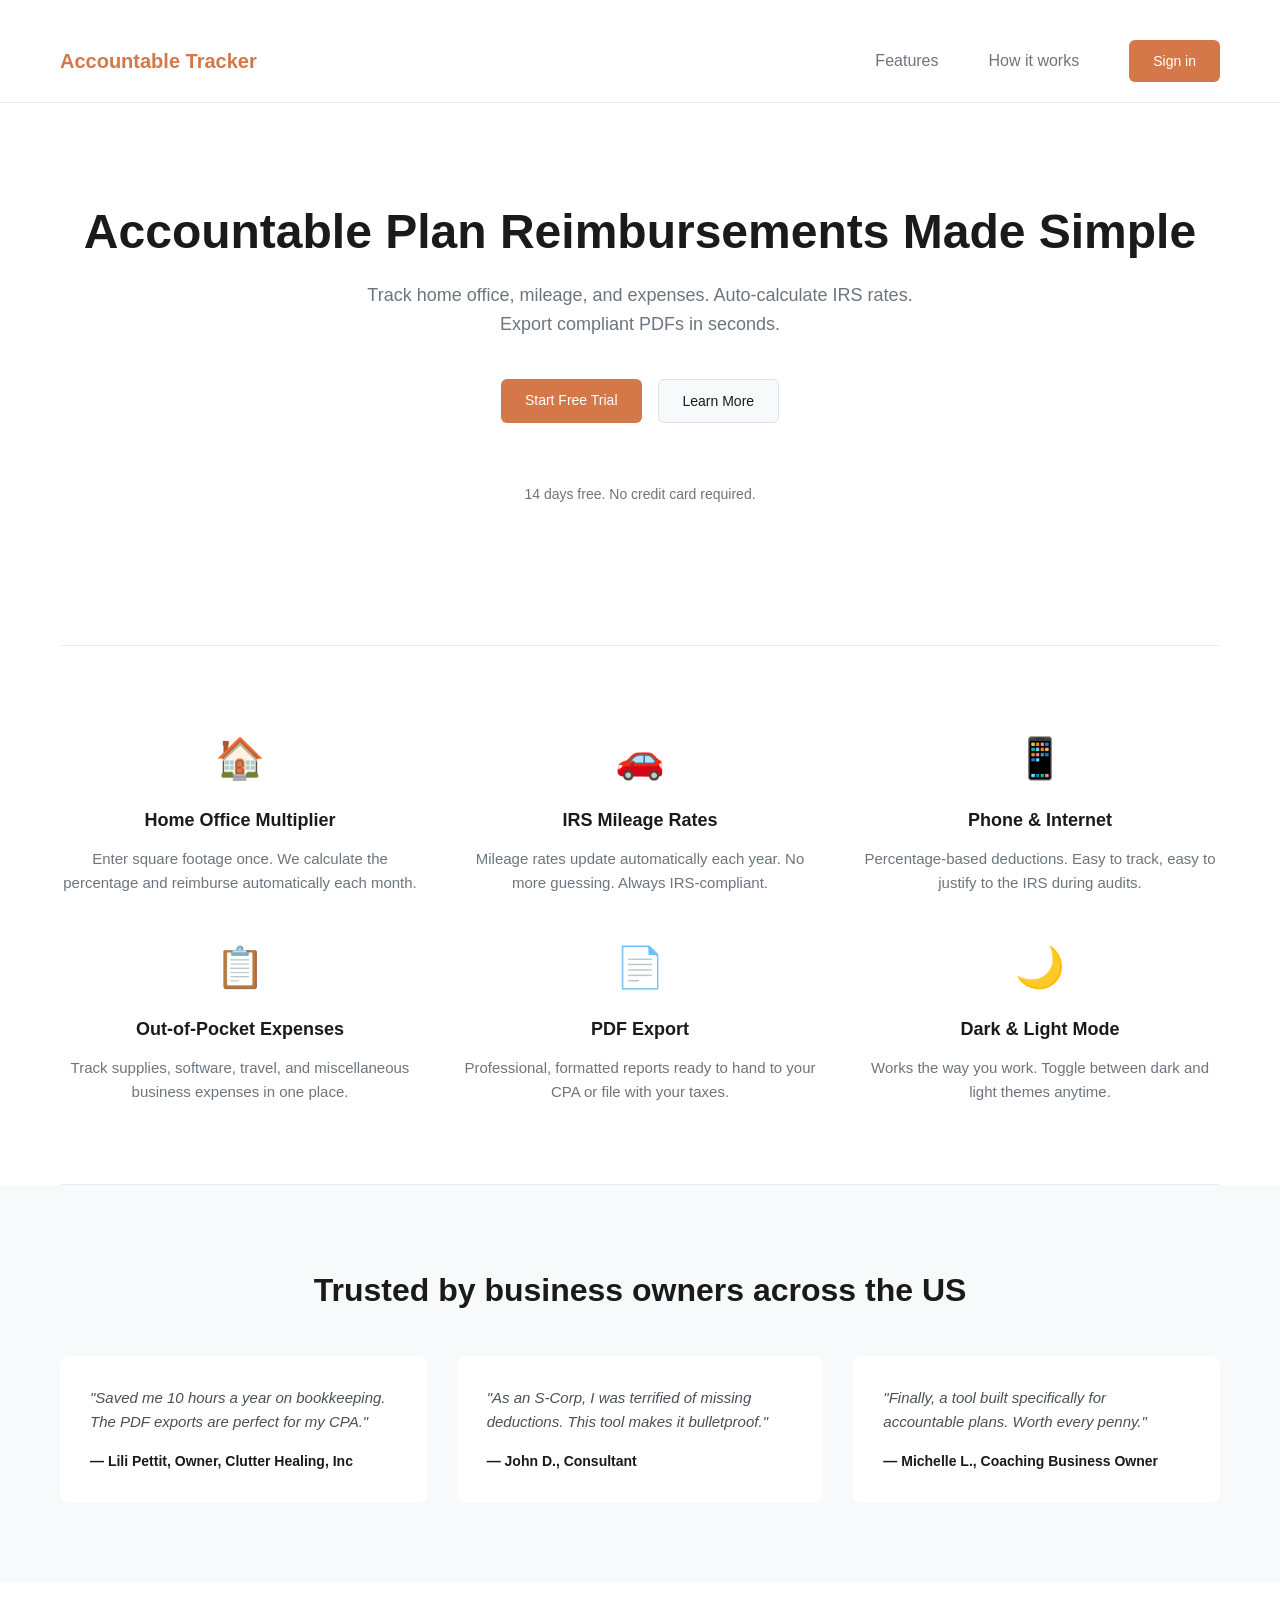
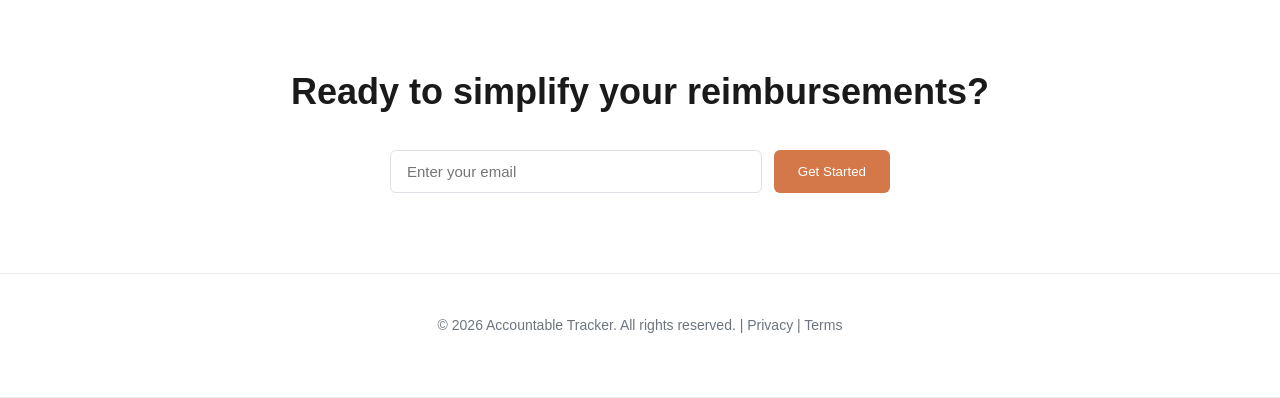
<file: index.html>
<!DOCTYPE html>
<html lang="en">
<head>
    <meta charset="UTF-8">
    <meta name="viewport" content="width=device-width, initial-scale=1.0">
    <title>Accountable Tracker — Reimbursement Tracking Made Simple</title>
    <style>
        * {
            margin: 0;
            padding: 0;
            box-sizing: border-box;
        }
        
        body {
            font-family: -apple-system, BlinkMacSystemFont, "Segoe UI", Roboto, "Helvetica Neue", Arial, sans-serif;
            background: #ffffff;
            color: #1a1a1a;
            line-height: 1.6;
        }
        
        header {
            padding: 20px 0;
            border-bottom: 1px solid #e9ecef;
            position: sticky;
            top: 0;
            background: white;
            z-index: 100;
        }
        
        .container {
            max-width: 1200px;
            margin: 0 auto;
            padding: 0 20px;
        }
        
        nav {
            display: flex;
            justify-content: space-between;
            align-items: center;
        }
        
        .logo {
            font-size: 20px;
            font-weight: 600;
            color: #d4784a;
        }
        
        nav a {
            color: #6c757d;
            text-decoration: none;
            margin-left: 30px;
            transition: color 0.2s;
        }
        
        nav a:hover {
            color: #d4784a;
        }
        
        .cta-button {
            display: inline-block;
            padding: 10px 24px;
            background: #d4784a;
            color: white;
            border-radius: 6px;
            text-decoration: none;
            font-size: 14px;
            font-weight: 500;
            transition: background 0.2s;
        }
        
        .cta-button:hover {
            background: #bf6a3e;
        }
        
        .cta-button-secondary {
            background: #f8f9fa;
            color: #1a1a1a;
            border: 1px solid #dee2e6;
        }
        
        .cta-button-secondary:hover {
            background: #e9ecef;
        }
        
        .hero {
            padding: 100px 0;
            text-align: center;
        }
        
        h1 {
            font-size: 48px;
            font-weight: 600;
            margin-bottom: 20px;
            color: #1a1a1a;
            line-height: 1.2;
        }
        
        .hero p {
            font-size: 18px;
            color: #6c757d;
            margin-bottom: 40px;
            max-width: 600px;
            margin-left: auto;
            margin-right: auto;
        }
        
        .hero-cta {
            display: flex;
            gap: 16px;
            justify-content: center;
            margin-bottom: 60px;
        }
        
        .features {
            display: grid;
            grid-template-columns: repeat(auto-fit, minmax(300px, 1fr));
            gap: 40px;
            padding: 80px 0;
            border-top: 1px solid #e9ecef;
            border-bottom: 1px solid #e9ecef;
        }
        
        .feature {
            text-align: center;
        }
        
        .feature-icon {
            font-size: 40px;
            margin-bottom: 16px;
        }
        
        .feature h3 {
            font-size: 18px;
            font-weight: 600;
            margin-bottom: 12px;
            color: #1a1a1a;
        }
        
        .feature p {
            color: #6c757d;
            font-size: 15px;
        }
        
        .social-proof {
            padding: 80px 0;
            text-align: center;
            background: #f8f9fa;
        }
        
        .social-proof h2 {
            font-size: 32px;
            font-weight: 600;
            margin-bottom: 40px;
            color: #1a1a1a;
        }
        
        .testimonials {
            display: grid;
            grid-template-columns: repeat(auto-fit, minmax(280px, 1fr));
            gap: 30px;
        }
        
        .testimonial {
            background: white;
            padding: 30px;
            border-radius: 8px;
            text-align: left;
        }
        
        .testimonial-quote {
            font-style: italic;
            color: #495057;
            margin-bottom: 16px;
            font-size: 15px;
        }
        
        .testimonial-author {
            font-weight: 600;
            color: #1a1a1a;
            font-size: 14px;
        }
        
        .cta-section {
            padding: 80px 0;
            text-align: center;
        }
        
        .cta-section h2 {
            font-size: 36px;
            font-weight: 600;
            margin-bottom: 30px;
            color: #1a1a1a;
        }
        
        .signup-form {
            max-width: 500px;
            margin: 0 auto;
            display: flex;
            gap: 12px;
        }
        
        .signup-form input {
            flex: 1;
            padding: 12px 16px;
            border: 1px solid #dee2e6;
            border-radius: 6px;
            font-size: 15px;
        }
        
        .signup-form input:focus {
            outline: none;
            border-color: #d4784a;
            box-shadow: 0 0 0 3px rgba(212, 120, 74, 0.1);
        }
        
        .signup-form button {
            padding: 12px 24px;
            background: #d4784a;
            color: white;
            border: none;
            border-radius: 6px;
            font-weight: 500;
            cursor: pointer;
            transition: background 0.2s;
        }
        
        .signup-form button:hover {
            background: #bf6a3e;
        }
        
        footer {
            padding: 40px 0;
            border-top: 1px solid #e9ecef;
            text-align: center;
            color: #6c757d;
            font-size: 14px;
        }
        
        .success-message {
            display: none;
            background: #d4f1d4;
            color: #2d7a4f;
            padding: 12px 16px;
            border-radius: 6px;
            margin-top: 12px;
            font-size: 14px;
        }
        
        .success-message.show {
            display: block;
        }
    </style>
</head>
<body>
    <header>
        <div class="cont
cd ~/accountable-tracker-landing

# Create the HTML file directly
cat > index.html << 'EOF'
<!DOCTYPE html>
<html lang="en">
<head>
    <meta charset="UTF-8">
    <meta name="viewport" content="width=device-width, initial-scale=1.0">
    <title>Accountable Tracker — Reimbursement Tracking Made Simple</title>
    <style>
        * {
            margin: 0;
            padding: 0;
            box-sizing: border-box;
        }
        
        body {
            font-family: -apple-system, BlinkMacSystemFont, "Segoe UI", Roboto, "Helvetica Neue", Arial, sans-serif;
            background: #ffffff;
            color: #1a1a1a;
            line-height: 1.6;
        }
        
        header {
            padding: 20px 0;
            border-bottom: 1px solid #e9ecef;
            position: sticky;
            top: 0;
            background: white;
            z-index: 100;
        }
        
        .container {
            max-width: 1200px;
            margin: 0 auto;
            padding: 0 20px;
        }
        
        nav {
            display: flex;
            justify-content: space-between;
            align-items: center;
        }
        
        .logo {
            font-size: 20px;
            font-weight: 600;
            color: #d4784a;
        }
        
        nav a {
            color: #6c757d;
            text-decoration: none;
            margin-left: 30px;
            transition: color 0.2s;
        }
        
        nav a:hover {
            color: #d4784a;
        }
        
        .cta-button {
            display: inline-block;
            padding: 10px 24px;
            background: #d4784a;
            color: white;
            border-radius: 6px;
            text-decoration: none;
            font-size: 14px;
            font-weight: 500;
            transition: background 0.2s;
        }
        
        .cta-button:hover {
            background: #bf6a3e;
        }
        
        .cta-button-secondary {
            background: #f8f9fa;
            color: #1a1a1a;
            border: 1px solid #dee2e6;
        }
        
        .cta-button-secondary:hover {
            background: #e9ecef;
        }
        
        .hero {
            padding: 100px 0;
            text-align: center;
        }
        
        h1 {
            font-size: 48px;
            font-weight: 600;
            margin-bottom: 20px;
            color: #1a1a1a;
            line-height: 1.2;
        }
        
        .hero p {
            font-size: 18px;
            color: #6c757d;
            margin-bottom: 40px;
            max-width: 600px;
            margin-left: auto;
            margin-right: auto;
        }
        
        .hero-cta {
            display: flex;
            gap: 16px;
            justify-content: center;
            margin-bottom: 60px;
        }
        
        .features {
            display: grid;
            grid-template-columns: repeat(auto-fit, minmax(300px, 1fr));
            gap: 40px;
            padding: 80px 0;
            border-top: 1px solid #e9ecef;
            border-bottom: 1px solid #e9ecef;
        }
        
        .feature {
            text-align: center;
        }
        
        .feature-icon {
            font-size: 40px;
            margin-bottom: 16px;
        }
        
        .feature h3 {
            font-size: 18px;
            font-weight: 600;
            margin-bottom: 12px;
            color: #1a1a1a;
        }
        
        .feature p {
            color: #6c757d;
            font-size: 15px;
        }
        
        .social-proof {
            padding: 80px 0;
            text-align: center;
            background: #f8f9fa;
        }
        
        .social-proof h2 {
            font-size: 32px;
            font-weight: 600;
            margin-bottom: 40px;
            color: #1a1a1a;
        }
        
        .testimonials {
            display: grid;
            grid-template-columns: repeat(auto-fit, minmax(280px, 1fr));
            gap: 30px;
        }
        
        .testimonial {
            background: white;
            padding: 30px;
            border-radius: 8px;
            text-align: left;
        }
        
        .testimonial-quote {
            font-style: italic;
            color: #495057;
            margin-bottom: 16px;
            font-size: 15px;
        }
        
        .testimonial-author {
            font-weight: 600;
            color: #1a1a1a;
            font-size: 14px;
        }
        
        .cta-section {
            padding: 80px 0;
            text-align: center;
        }
        
        .cta-section h2 {
            font-size: 36px;
            font-weight: 600;
            margin-bottom: 30px;
            color: #1a1a1a;
        }
        
        .signup-form {
            max-width: 500px;
            margin: 0 auto;
            display: flex;
            gap: 12px;
        }
        
        .signup-form input {
            flex: 1;
            padding: 12px 16px;
            border: 1px solid #dee2e6;
            border-radius: 6px;
            font-size: 15px;
        }
        
        .signup-form input:focus {
            outline: none;
            border-color: #d4784a;
            box-shadow: 0 0 0 3px rgba(212, 120, 74, 0.1);
        }
        
        .signup-form button {
            padding: 12px 24px;
            background: #d4784a;
            color: white;
            border: none;
            border-radius: 6px;
            font-weight: 500;
            cursor: pointer;
            transition: background 0.2s;
        }
        
        .signup-form button:hover {
            background: #bf6a3e;
        }
        
        footer {
            padding: 40px 0;
            border-top: 1px solid #e9ecef;
            text-align: center;
            color: #6c757d;
            font-size: 14px;
        }
        
        .success-message {
            display: none;
            background: #d4f1d4;
            color: #2d7a4f;
            padding: 12px 16px;
            border-radius: 6px;
            margin-top: 12px;
            font-size: 14px;
        }
        
        .success-message.show {
            display: block;
        }
    </style>
</head>
<body>
    <header>
        <div class="container">
            <nav>
                <div class="logo">Accountable Tracker</div>
                <div style="display: flex; gap: 20px; align-items: center;">
                    <a href="#features">Features</a>
                    <a href="#pricing">How it works</a>
                    <a href="https://ap2.accountabletracker.com/" class="cta-button">Sign in</a>
                </div>
            </nav>
        </div>
    </header>

    <main>
        <section class="hero">
            <div class="container">
                <h1>Accountable Plan Reimbursements Made Simple</h1>
                <p>Track home office, mileage, and expenses. Auto-calculate IRS rates. Export compliant PDFs in seconds.</p>
                <div class="hero-cta">
                    <a href="https://ap2.accountabletracker.com/" class="cta-button">Start Free Trial</a>
                    <a href="#signup" class="cta-button cta-button-secondary">Learn More</a>
                </div>
                <p style="color: #6c757d; font-size: 14px;">14 days free. No credit card required.</p>
            </div>
        </section>

        <section id="features" class="container">
            <div class="features">
                <div class="feature">
                    <div class="feature-icon">🏠</div>
                    <h3>Home Office Multiplier</h3>
                    <p>Enter square footage once. We calculate the percentage and reimburse automatically each month.</p>
                </div>
                <div class="feature">
                    <div class="feature-icon">🚗</div>
                    <h3>IRS Mileage Rates</h3>
                    <p>Mileage rates update automatically each year. No more guessing. Always IRS-compliant.</p>
                </div>
                <div class="feature">
                    <div class="feature-icon">📱</div>
                    <h3>Phone & Internet</h3>
                    <p>Percentage-based deductions. Easy to track, easy to justify to the IRS during audits.</p>
                </div>
                <div class="feature">
                    <div class="feature-icon">📋</div>
                    <h3>Out-of-Pocket Expenses</h3>
                    <p>Track supplies, software, travel, and miscellaneous business expenses in one place.</p>
                </div>
                <div class="feature">
                    <div class="feature-icon">📄</div>
                    <h3>PDF Export</h3>
                    <p>Professional, formatted reports ready to hand to your CPA or file with your taxes.</p>
                </div>
                <div class="feature">
                    <div class="feature-icon">🌙</div>
                    <h3>Dark & Light Mode</h3>
                    <p>Works the way you work. Toggle between dark and light themes anytime.</p>
                </div>
            </div>
        </section>

        <section class="social-proof">
            <div class="container">
                <h2>Trusted by business owners across the US</h2>
                <div class="testimonials">
                    <div class="testimonial">
                        <div class="testimonial-quote">"Saved me 10 hours a year on bookkeeping. The PDF exports are perfect for my CPA."</div>
                        <div class="testimonial-author">— Lili Pettit, Owner, Clutter Healing, Inc</div>
                    </div>
                    <div class="testimonial">
                        <div class="testimonial-quote">"As an S-Corp, I was terrified of missing deductions. This tool makes it bulletproof."</div>
                        <div class="testimonial-author">— John D., Consultant</div>
                    </div>
                    <div class="testimonial">
                        <div class="testimonial-quote">"Finally, a tool built specifically for accountable plans. Worth every penny."</div>
                        <div class="testimonial-author">— Michelle L., Coaching Business Owner</div>
                    </div>
                </div>
            </div>
        </section>

        <section id="signup" class="cta-section">
            <div class="container">
                <h2>Ready to simplify your reimbursements?</h2>
                <form class="signup-form" onsubmit="handleSignup(event)">
                    <input type="email" placeholder="Enter your email" required>
                    <button type="submit">Get Started</button>
                </form>
                <div class="success-message" id="successMessage">
                    ✓ Thanks! Check your email for the free trial link.
                </div>
            </div>
        </section>
    </main>

    <footer>
        <div class="container">
            <p>&copy; 2026 Accountable Tracker. All rights reserved. | <a href="#" style="color: #6c757d; text-decoration: none;">Privacy</a> | <a href="#" style="color: #6c757d; text-decoration: none;">Terms</a></p>
        </div>
    </footer>

    <script>
        function handleSignup(event) {
            event.preventDefault();
            const form = event.target;
            const email = form.querySelector('input[type="email"]').value;
            const successMsg = document.getElementById('successMessage');
            
            form.style.display = 'none';
            successMsg.classList.add('show');
            
            console.log('Signup:', email);
        }
    </script>
</body>
</html>
</file>
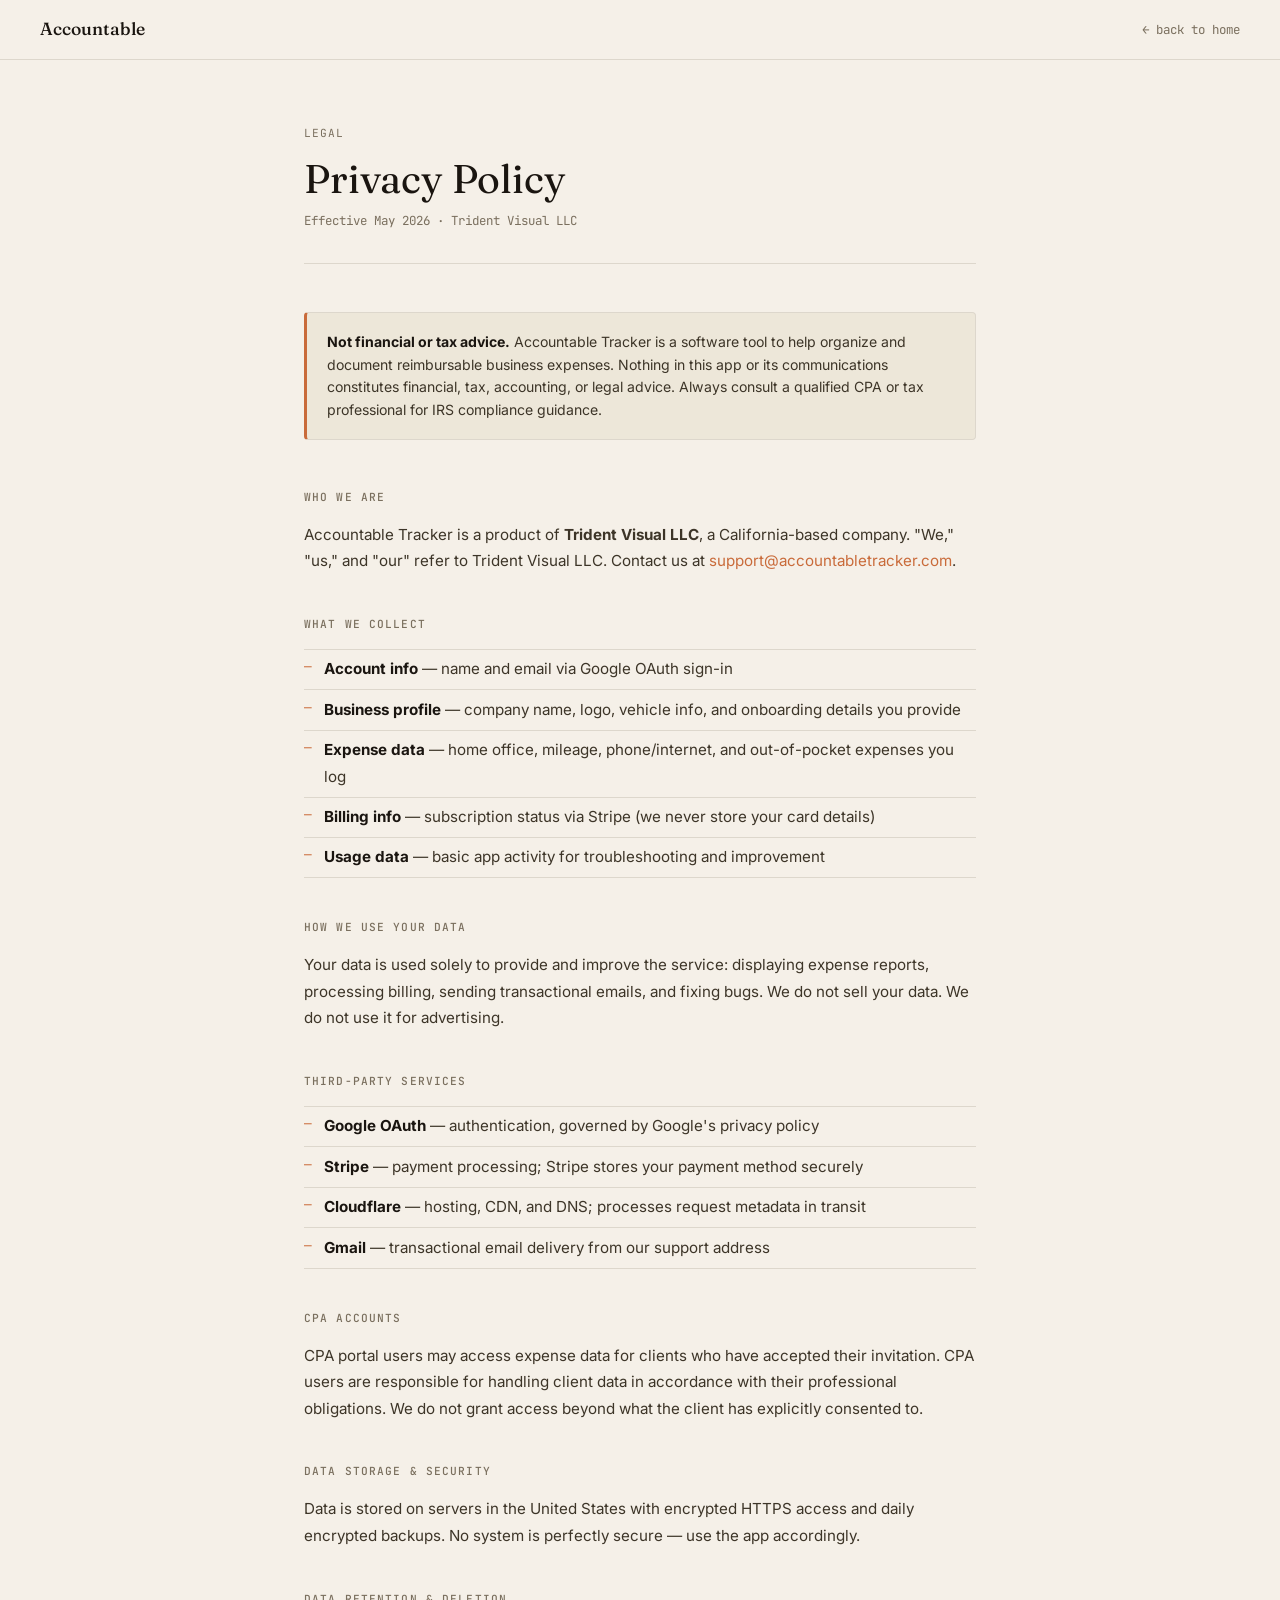
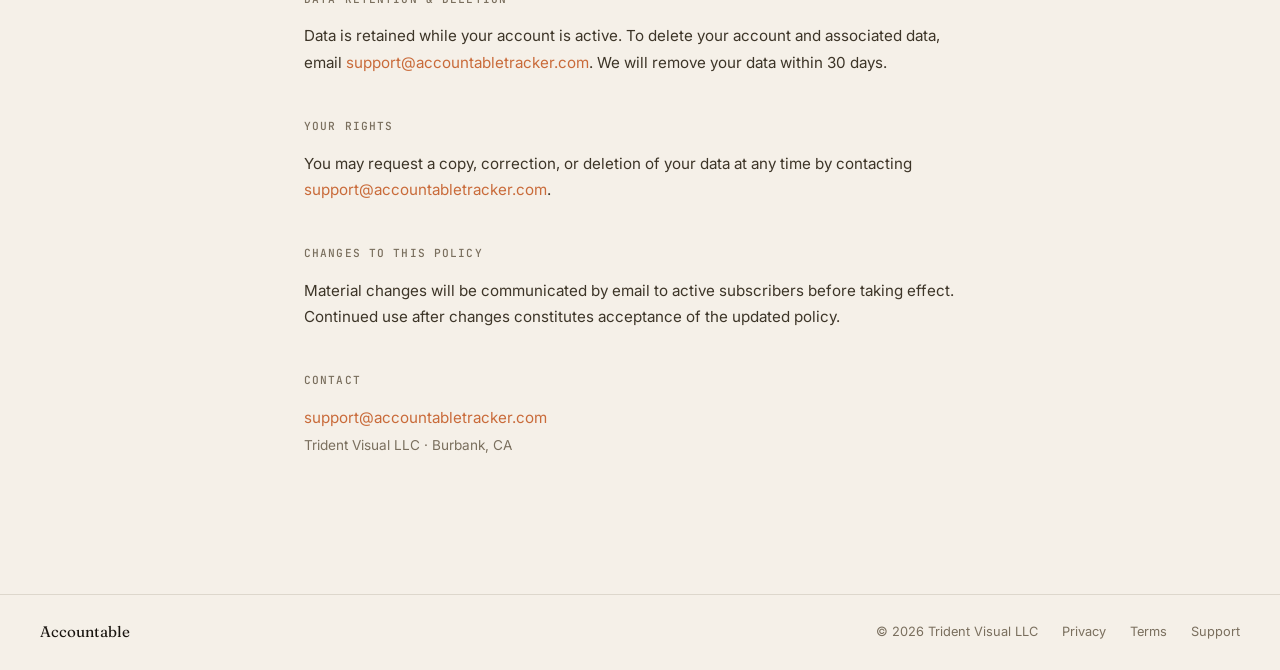
<file: privacy.html>
<!DOCTYPE html>
<html lang="en">
<head>
  <meta charset="UTF-8" />
  <meta name="viewport" content="width=device-width, initial-scale=1.0" />
  <title>Privacy Policy — Accountable Tracker</title>
  <meta name="description" content="Privacy Policy for Accountable Tracker, a product of Trident Visual LLC." />
  <link rel="icon" type="image/png" href="assets/logo-mark-black.png" />
  <link rel="preconnect" href="https://fonts.googleapis.com" />
  <link rel="preconnect" href="https://fonts.gstatic.com" crossorigin />
  <link href="https://fonts.googleapis.com/css2?family=Fraunces:ital,opsz,wght@0,9..144,400;0,9..144,500;1,9..144,400&family=Inter:wght@400;500;600&family=JetBrains+Mono:wght@400;500&display=swap" rel="stylesheet" />
  <style>
    *, *::before, *::after { box-sizing: border-box; margin: 0; padding: 0; }

    :root {
      --cream:      #f5f0e8;
      --cream-dark: #ede7d9;
      --ink:        #1a1510;
      --ink-mid:    #3d3528;
      --ink-muted:  #7a6f5e;
      --accent:     #c96b3a;
      --border:     #ddd7cc;
    }

    body {
      font-family: 'Inter', -apple-system, sans-serif;
      background: var(--cream);
      color: var(--ink);
      font-size: 0.95rem;
      line-height: 1.75;
      -webkit-font-smoothing: antialiased;
    }

    nav {
      background: var(--cream);
      border-bottom: 1px solid var(--border);
      padding: 0 2.5rem;
      height: 60px;
      display: flex;
      align-items: center;
      justify-content: space-between;
      position: sticky;
      top: 0;
      z-index: 100;
    }
    .nav-brand {
      font-family: 'Fraunces', Georgia, serif;
      font-weight: 500;
      font-size: 1.1rem;
      color: var(--ink);
      text-decoration: none;
    }
    .nav-back {
      font-family: 'JetBrains Mono', monospace;
      font-size: 0.78rem;
      color: var(--ink-muted);
      text-decoration: none;
      transition: color 0.15s;
    }
    .nav-back:hover { color: var(--accent); }

    .page-wrap {
      max-width: 720px;
      margin: 0 auto;
      padding: 4rem 1.5rem 6rem;
    }

    .page-header {
      margin-bottom: 3rem;
      padding-bottom: 2rem;
      border-bottom: 1px solid var(--border);
    }
    .eyebrow {
      font-family: 'JetBrains Mono', monospace;
      font-size: 0.7rem;
      letter-spacing: 0.1em;
      text-transform: uppercase;
      color: var(--ink-muted);
      margin-bottom: 0.75rem;
    }
    h1 {
      font-family: 'Fraunces', Georgia, serif;
      font-size: 2.5rem;
      font-weight: 400;
      line-height: 1.15;
      color: var(--ink);
      margin-bottom: 0.5rem;
    }
    .effective {
      font-family: 'JetBrains Mono', monospace;
      font-size: 0.78rem;
      color: var(--ink-muted);
    }

    .disclaimer-box {
      background: var(--cream-dark);
      border: 1px solid var(--border);
      border-left: 3px solid var(--accent);
      border-radius: 4px;
      padding: 1.1rem 1.25rem;
      margin-bottom: 3rem;
      font-size: 0.88rem;
      color: var(--ink-mid);
      line-height: 1.6;
    }
    .disclaimer-box strong { color: var(--ink); }

    section { margin-bottom: 2.5rem; }

    h2 {
      font-family: 'JetBrains Mono', monospace;
      font-size: 0.7rem;
      font-weight: 500;
      color: var(--ink-muted);
      text-transform: uppercase;
      letter-spacing: 0.1em;
      margin-bottom: 0.9rem;
    }
    p { color: var(--ink-mid); margin-bottom: 0.85rem; }
    p:last-child { margin-bottom: 0; }

    ul { list-style: none; padding: 0; margin-bottom: 0.85rem; }
    ul li {
      color: var(--ink-mid);
      padding: 0.4rem 0 0.4rem 1.25rem;
      position: relative;
      border-bottom: 1px solid var(--border);
    }
    ul li:first-child { border-top: 1px solid var(--border); }
    ul li::before {
      content: '—';
      position: absolute;
      left: 0;
      color: var(--accent);
      font-size: 0.8rem;
      font-family: 'JetBrains Mono', monospace;
    }
    ul li strong { color: var(--ink); }

    a { color: var(--accent); text-decoration: none; }
    a:hover { text-decoration: underline; }

    footer {
      background: var(--cream);
      border-top: 1px solid var(--border);
      padding: 1.5rem 2.5rem;
      display: flex;
      align-items: center;
      justify-content: space-between;
      flex-wrap: wrap;
      gap: 0.75rem;
      font-size: 0.8rem;
      color: var(--ink-muted);
    }
    .footer-brand {
      font-family: 'Fraunces', Georgia, serif;
      font-size: 0.95rem;
      color: var(--ink);
      text-decoration: none;
    }
    .footer-links { display: flex; gap: 1.5rem; align-items: center; }
    .footer-links a { color: var(--ink-muted); text-decoration: none; }
    .footer-links a:hover { color: var(--accent); }

    @media (max-width: 600px) {
      nav { padding: 0 1.25rem; }
      .page-wrap { padding: 2.5rem 1.25rem 4rem; }
      h1 { font-size: 1.9rem; }
      footer { padding: 1.25rem; flex-direction: column; align-items: flex-start; }
    }
  </style>
</head>
<body>

<nav>
  <a class="nav-brand" href="/">Accountable</a>
  <a class="nav-back" href="/">← back to home</a>
</nav>

<div class="page-wrap">

  <div class="page-header">
    <div class="eyebrow">Legal</div>
    <h1>Privacy Policy</h1>
    <div class="effective">Effective May 2026 · Trident Visual LLC</div>
  </div>

  <div class="disclaimer-box">
    <strong>Not financial or tax advice.</strong> Accountable Tracker is a software tool to help organize and document reimbursable business expenses. Nothing in this app or its communications constitutes financial, tax, accounting, or legal advice. Always consult a qualified CPA or tax professional for IRS compliance guidance.
  </div>

  <section>
    <h2>Who We Are</h2>
    <p>Accountable Tracker is a product of <strong>Trident Visual LLC</strong>, a California-based company. "We," "us," and "our" refer to Trident Visual LLC. Contact us at <a href="mailto:support@accountabletracker.com">support@accountabletracker.com</a>.</p>
  </section>

  <section>
    <h2>What We Collect</h2>
    <ul>
      <li><strong>Account info</strong> — name and email via Google OAuth sign-in</li>
      <li><strong>Business profile</strong> — company name, logo, vehicle info, and onboarding details you provide</li>
      <li><strong>Expense data</strong> — home office, mileage, phone/internet, and out-of-pocket expenses you log</li>
      <li><strong>Billing info</strong> — subscription status via Stripe (we never store your card details)</li>
      <li><strong>Usage data</strong> — basic app activity for troubleshooting and improvement</li>
    </ul>
  </section>

  <section>
    <h2>How We Use Your Data</h2>
    <p>Your data is used solely to provide and improve the service: displaying expense reports, processing billing, sending transactional emails, and fixing bugs. We do not sell your data. We do not use it for advertising.</p>
  </section>

  <section>
    <h2>Third-Party Services</h2>
    <ul>
      <li><strong>Google OAuth</strong> — authentication, governed by Google's privacy policy</li>
      <li><strong>Stripe</strong> — payment processing; Stripe stores your payment method securely</li>
      <li><strong>Cloudflare</strong> — hosting, CDN, and DNS; processes request metadata in transit</li>
      <li><strong>Gmail</strong> — transactional email delivery from our support address</li>
    </ul>
  </section>

  <section>
    <h2>CPA Accounts</h2>
    <p>CPA portal users may access expense data for clients who have accepted their invitation. CPA users are responsible for handling client data in accordance with their professional obligations. We do not grant access beyond what the client has explicitly consented to.</p>
  </section>

  <section>
    <h2>Data Storage & Security</h2>
    <p>Data is stored on servers in the United States with encrypted HTTPS access and daily encrypted backups. No system is perfectly secure — use the app accordingly.</p>
  </section>

  <section>
    <h2>Data Retention & Deletion</h2>
    <p>Data is retained while your account is active. To delete your account and associated data, email <a href="mailto:support@accountabletracker.com">support@accountabletracker.com</a>. We will remove your data within 30 days.</p>
  </section>

  <section>
    <h2>Your Rights</h2>
    <p>You may request a copy, correction, or deletion of your data at any time by contacting <a href="mailto:support@accountabletracker.com">support@accountabletracker.com</a>.</p>
  </section>

  <section>
    <h2>Changes to This Policy</h2>
    <p>Material changes will be communicated by email to active subscribers before taking effect. Continued use after changes constitutes acceptance of the updated policy.</p>
  </section>

  <section>
    <h2>Contact</h2>
    <p><a href="mailto:support@accountabletracker.com">support@accountabletracker.com</a><br>
    <span style="color: var(--ink-muted); font-size: 0.85rem;">Trident Visual LLC · Burbank, CA</span></p>
  </section>

</div>

<footer>
  <a class="footer-brand" href="/">Accountable</a>
  <div class="footer-links">
    <span>© 2026 Trident Visual LLC</span>
    <a href="/privacy.html">Privacy</a>
    <a href="/terms.html">Terms</a>
    <a href="mailto:support@accountabletracker.com">Support</a>
  </div>
</footer>

</body>
</html>
</file>
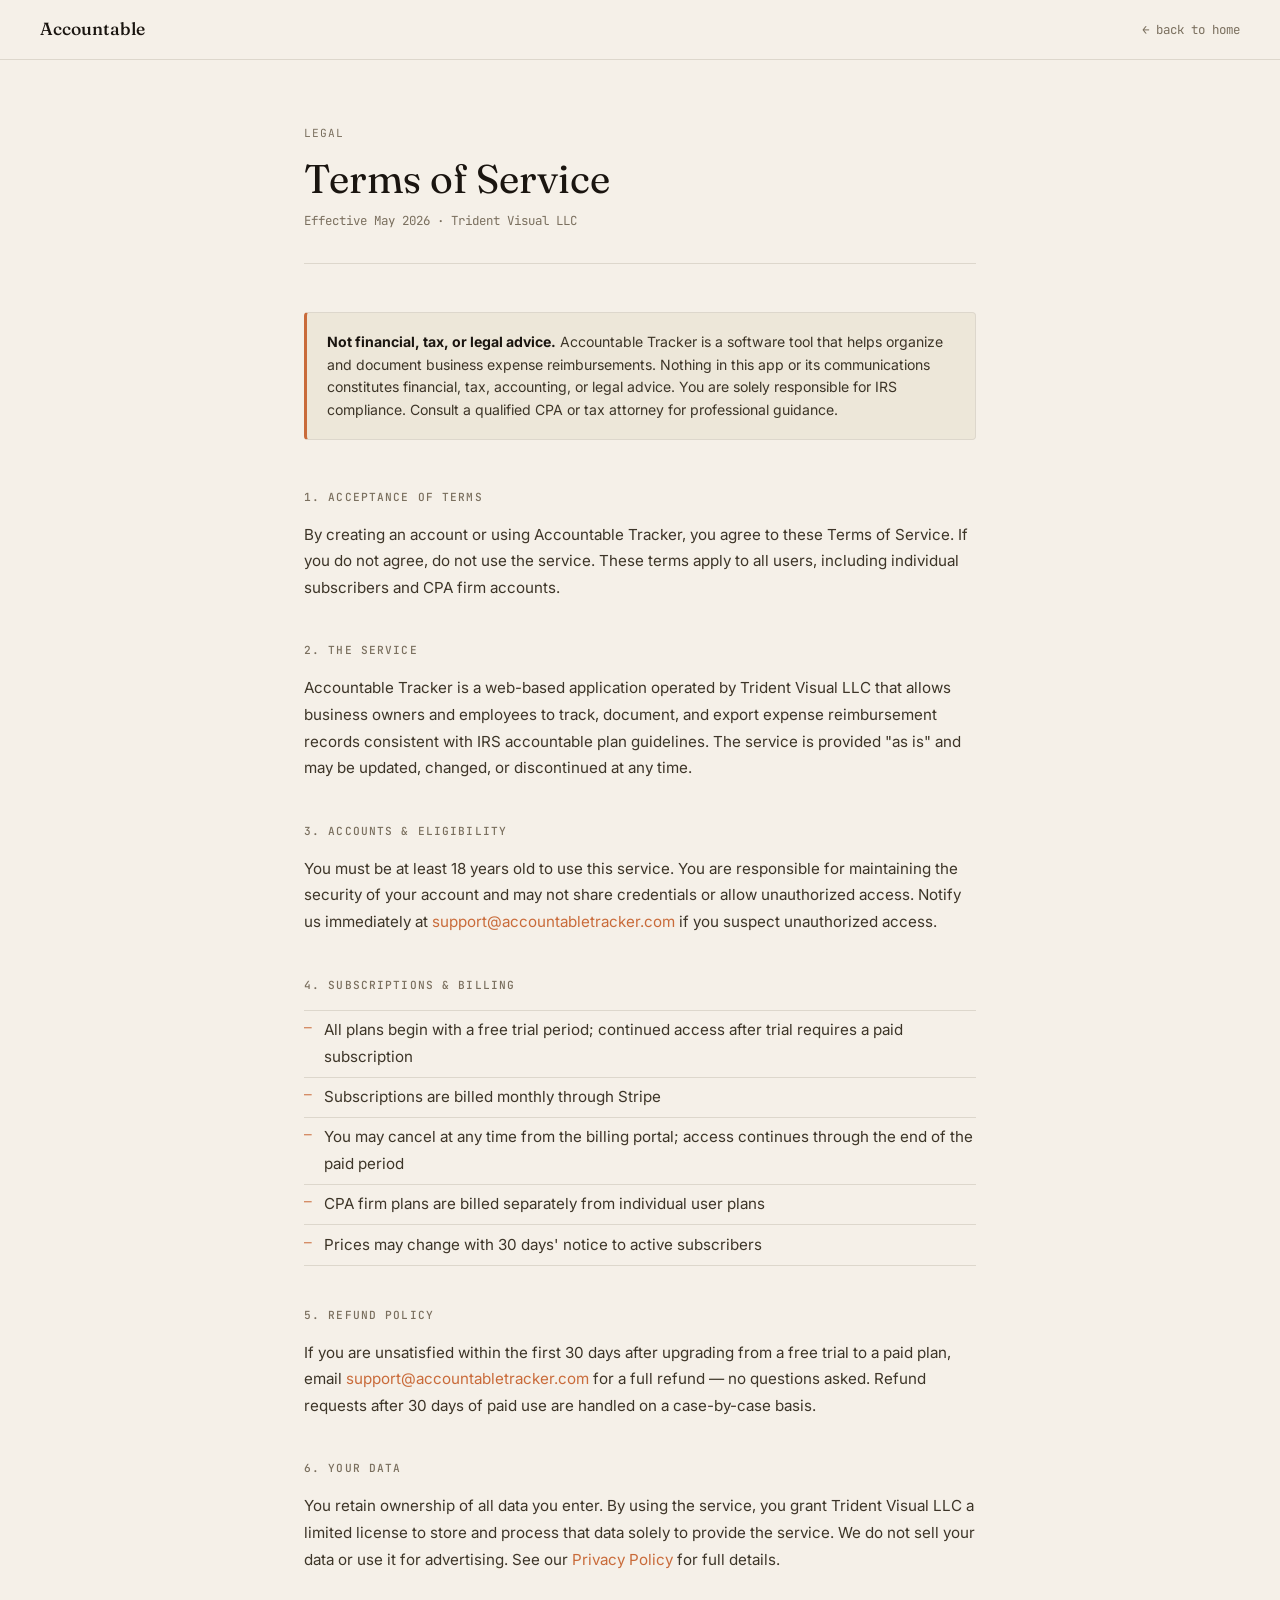
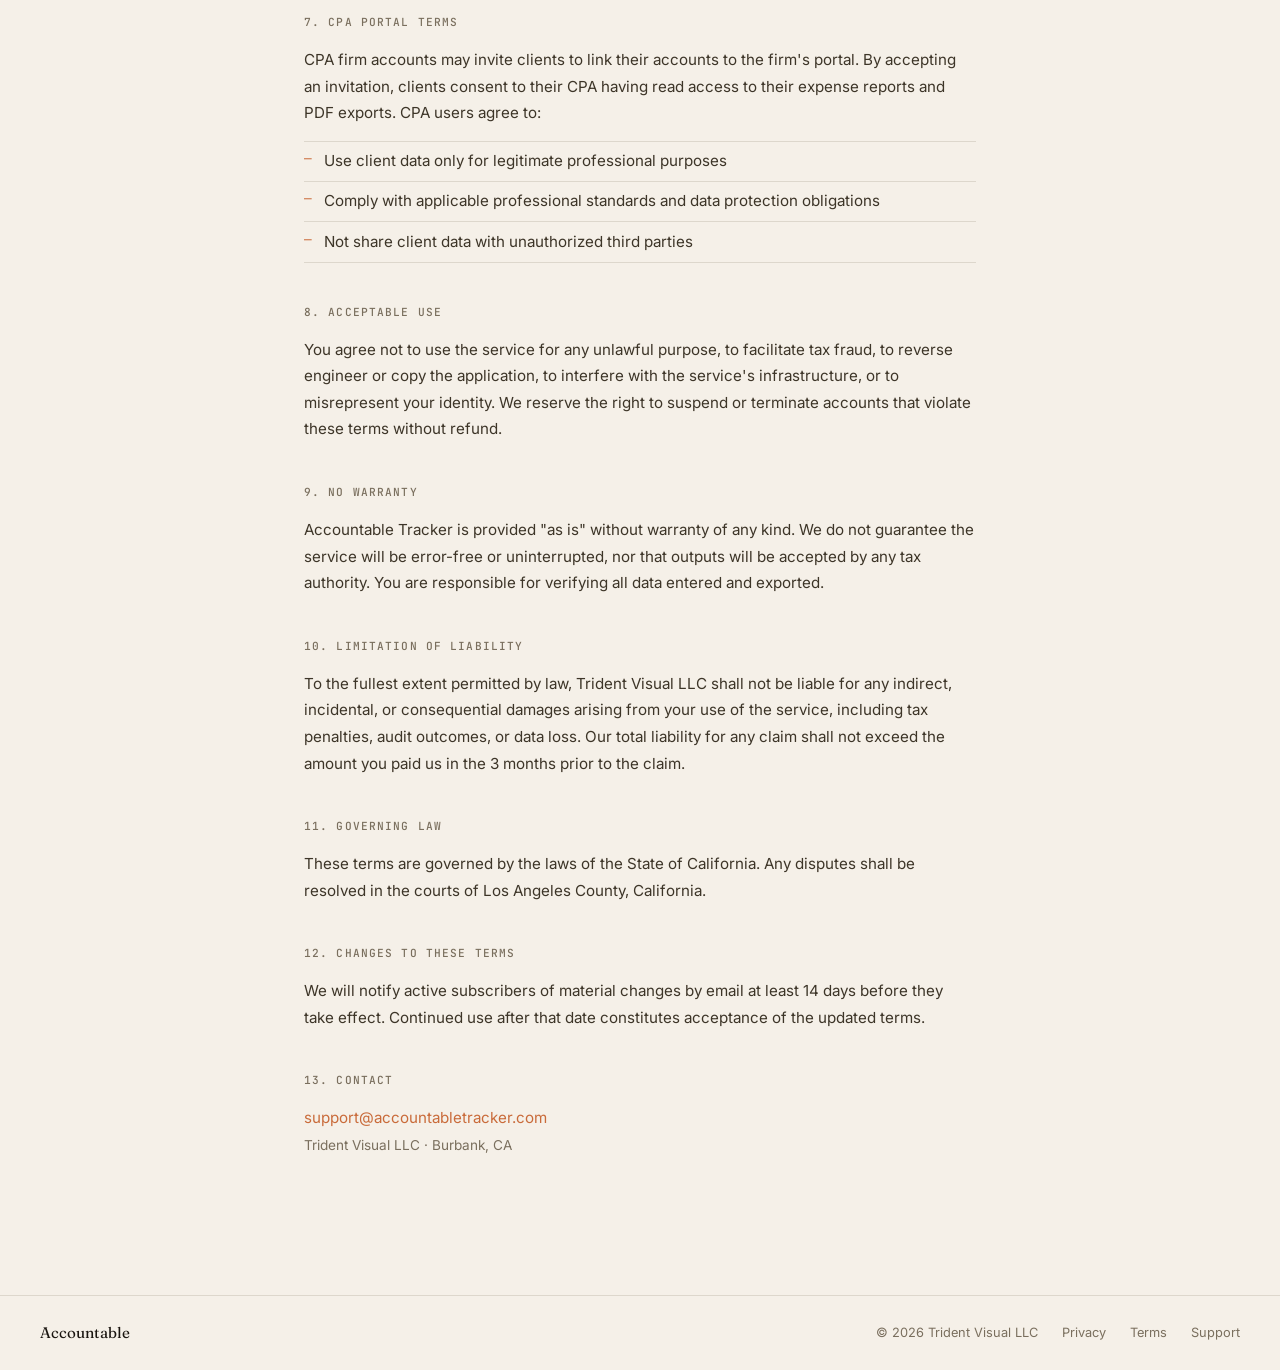
<file: terms.html>
<!DOCTYPE html>
<html lang="en">
<head>
  <meta charset="UTF-8" />
  <meta name="viewport" content="width=device-width, initial-scale=1.0" />
  <title>Terms of Service — Accountable Tracker</title>
  <meta name="description" content="Terms of Service for Accountable Tracker, a product of Trident Visual LLC." />
  <link rel="icon" type="image/png" href="assets/logo-mark-black.png" />
  <link rel="preconnect" href="https://fonts.googleapis.com" />
  <link rel="preconnect" href="https://fonts.gstatic.com" crossorigin />
  <link href="https://fonts.googleapis.com/css2?family=Fraunces:ital,opsz,wght@0,9..144,400;0,9..144,500;1,9..144,400&family=Inter:wght@400;500;600&family=JetBrains+Mono:wght@400;500&display=swap" rel="stylesheet" />
  <style>
    *, *::before, *::after { box-sizing: border-box; margin: 0; padding: 0; }

    :root {
      --cream:      #f5f0e8;
      --cream-dark: #ede7d9;
      --ink:        #1a1510;
      --ink-mid:    #3d3528;
      --ink-muted:  #7a6f5e;
      --accent:     #c96b3a;
      --border:     #ddd7cc;
    }

    body {
      font-family: 'Inter', -apple-system, sans-serif;
      background: var(--cream);
      color: var(--ink);
      font-size: 0.95rem;
      line-height: 1.75;
      -webkit-font-smoothing: antialiased;
    }

    nav {
      background: var(--cream);
      border-bottom: 1px solid var(--border);
      padding: 0 2.5rem;
      height: 60px;
      display: flex;
      align-items: center;
      justify-content: space-between;
      position: sticky;
      top: 0;
      z-index: 100;
    }
    .nav-brand {
      font-family: 'Fraunces', Georgia, serif;
      font-weight: 500;
      font-size: 1.1rem;
      color: var(--ink);
      text-decoration: none;
    }
    .nav-back {
      font-family: 'JetBrains Mono', monospace;
      font-size: 0.78rem;
      color: var(--ink-muted);
      text-decoration: none;
      transition: color 0.15s;
    }
    .nav-back:hover { color: var(--accent); }

    .page-wrap {
      max-width: 720px;
      margin: 0 auto;
      padding: 4rem 1.5rem 6rem;
    }

    .page-header {
      margin-bottom: 3rem;
      padding-bottom: 2rem;
      border-bottom: 1px solid var(--border);
    }
    .eyebrow {
      font-family: 'JetBrains Mono', monospace;
      font-size: 0.7rem;
      letter-spacing: 0.1em;
      text-transform: uppercase;
      color: var(--ink-muted);
      margin-bottom: 0.75rem;
    }
    h1 {
      font-family: 'Fraunces', Georgia, serif;
      font-size: 2.5rem;
      font-weight: 400;
      line-height: 1.15;
      color: var(--ink);
      margin-bottom: 0.5rem;
    }
    .effective {
      font-family: 'JetBrains Mono', monospace;
      font-size: 0.78rem;
      color: var(--ink-muted);
    }

    .disclaimer-box {
      background: var(--cream-dark);
      border: 1px solid var(--border);
      border-left: 3px solid var(--accent);
      border-radius: 4px;
      padding: 1.1rem 1.25rem;
      margin-bottom: 3rem;
      font-size: 0.88rem;
      color: var(--ink-mid);
      line-height: 1.6;
    }
    .disclaimer-box strong { color: var(--ink); }

    section { margin-bottom: 2.5rem; }

    h2 {
      font-family: 'JetBrains Mono', monospace;
      font-size: 0.7rem;
      font-weight: 500;
      color: var(--ink-muted);
      text-transform: uppercase;
      letter-spacing: 0.1em;
      margin-bottom: 0.9rem;
    }
    p { color: var(--ink-mid); margin-bottom: 0.85rem; }
    p:last-child { margin-bottom: 0; }

    ul { list-style: none; padding: 0; margin-bottom: 0.85rem; }
    ul li {
      color: var(--ink-mid);
      padding: 0.4rem 0 0.4rem 1.25rem;
      position: relative;
      border-bottom: 1px solid var(--border);
    }
    ul li:first-child { border-top: 1px solid var(--border); }
    ul li::before {
      content: '—';
      position: absolute;
      left: 0;
      color: var(--accent);
      font-size: 0.8rem;
      font-family: 'JetBrains Mono', monospace;
    }
    ul li strong { color: var(--ink); }

    a { color: var(--accent); text-decoration: none; }
    a:hover { text-decoration: underline; }

    footer {
      background: var(--cream);
      border-top: 1px solid var(--border);
      padding: 1.5rem 2.5rem;
      display: flex;
      align-items: center;
      justify-content: space-between;
      flex-wrap: wrap;
      gap: 0.75rem;
      font-size: 0.8rem;
      color: var(--ink-muted);
    }
    .footer-brand {
      font-family: 'Fraunces', Georgia, serif;
      font-size: 0.95rem;
      color: var(--ink);
      text-decoration: none;
    }
    .footer-links { display: flex; gap: 1.5rem; align-items: center; }
    .footer-links a { color: var(--ink-muted); text-decoration: none; }
    .footer-links a:hover { color: var(--accent); }

    @media (max-width: 600px) {
      nav { padding: 0 1.25rem; }
      .page-wrap { padding: 2.5rem 1.25rem 4rem; }
      h1 { font-size: 1.9rem; }
      footer { padding: 1.25rem; flex-direction: column; align-items: flex-start; }
    }
  </style>
</head>
<body>

<nav>
  <a class="nav-brand" href="/">Accountable</a>
  <a class="nav-back" href="/">← back to home</a>
</nav>

<div class="page-wrap">

  <div class="page-header">
    <div class="eyebrow">Legal</div>
    <h1>Terms of Service</h1>
    <div class="effective">Effective May 2026 · Trident Visual LLC</div>
  </div>

  <div class="disclaimer-box">
    <strong>Not financial, tax, or legal advice.</strong> Accountable Tracker is a software tool that helps organize and document business expense reimbursements. Nothing in this app or its communications constitutes financial, tax, accounting, or legal advice. You are solely responsible for IRS compliance. Consult a qualified CPA or tax attorney for professional guidance.
  </div>

  <section>
    <h2>1. Acceptance of Terms</h2>
    <p>By creating an account or using Accountable Tracker, you agree to these Terms of Service. If you do not agree, do not use the service. These terms apply to all users, including individual subscribers and CPA firm accounts.</p>
  </section>

  <section>
    <h2>2. The Service</h2>
    <p>Accountable Tracker is a web-based application operated by Trident Visual LLC that allows business owners and employees to track, document, and export expense reimbursement records consistent with IRS accountable plan guidelines. The service is provided "as is" and may be updated, changed, or discontinued at any time.</p>
  </section>

  <section>
    <h2>3. Accounts & Eligibility</h2>
    <p>You must be at least 18 years old to use this service. You are responsible for maintaining the security of your account and may not share credentials or allow unauthorized access. Notify us immediately at <a href="mailto:support@accountabletracker.com">support@accountabletracker.com</a> if you suspect unauthorized access.</p>
  </section>

  <section>
    <h2>4. Subscriptions & Billing</h2>
    <ul>
      <li>All plans begin with a free trial period; continued access after trial requires a paid subscription</li>
      <li>Subscriptions are billed monthly through Stripe</li>
      <li>You may cancel at any time from the billing portal; access continues through the end of the paid period</li>
      <li>CPA firm plans are billed separately from individual user plans</li>
      <li>Prices may change with 30 days' notice to active subscribers</li>
    </ul>
  </section>

  <section>
    <h2>5. Refund Policy</h2>
    <p>If you are unsatisfied within the first 30 days after upgrading from a free trial to a paid plan, email <a href="mailto:support@accountabletracker.com">support@accountabletracker.com</a> for a full refund — no questions asked. Refund requests after 30 days of paid use are handled on a case-by-case basis.</p>
  </section>

  <section>
    <h2>6. Your Data</h2>
    <p>You retain ownership of all data you enter. By using the service, you grant Trident Visual LLC a limited license to store and process that data solely to provide the service. We do not sell your data or use it for advertising. See our <a href="/privacy.html">Privacy Policy</a> for full details.</p>
  </section>

  <section>
    <h2>7. CPA Portal Terms</h2>
    <p>CPA firm accounts may invite clients to link their accounts to the firm's portal. By accepting an invitation, clients consent to their CPA having read access to their expense reports and PDF exports. CPA users agree to:</p>
    <ul>
      <li>Use client data only for legitimate professional purposes</li>
      <li>Comply with applicable professional standards and data protection obligations</li>
      <li>Not share client data with unauthorized third parties</li>
    </ul>
  </section>

  <section>
    <h2>8. Acceptable Use</h2>
    <p>You agree not to use the service for any unlawful purpose, to facilitate tax fraud, to reverse engineer or copy the application, to interfere with the service's infrastructure, or to misrepresent your identity. We reserve the right to suspend or terminate accounts that violate these terms without refund.</p>
  </section>

  <section>
    <h2>9. No Warranty</h2>
    <p>Accountable Tracker is provided "as is" without warranty of any kind. We do not guarantee the service will be error-free or uninterrupted, nor that outputs will be accepted by any tax authority. You are responsible for verifying all data entered and exported.</p>
  </section>

  <section>
    <h2>10. Limitation of Liability</h2>
    <p>To the fullest extent permitted by law, Trident Visual LLC shall not be liable for any indirect, incidental, or consequential damages arising from your use of the service, including tax penalties, audit outcomes, or data loss. Our total liability for any claim shall not exceed the amount you paid us in the 3 months prior to the claim.</p>
  </section>

  <section>
    <h2>11. Governing Law</h2>
    <p>These terms are governed by the laws of the State of California. Any disputes shall be resolved in the courts of Los Angeles County, California.</p>
  </section>

  <section>
    <h2>12. Changes to These Terms</h2>
    <p>We will notify active subscribers of material changes by email at least 14 days before they take effect. Continued use after that date constitutes acceptance of the updated terms.</p>
  </section>

  <section>
    <h2>13. Contact</h2>
    <p><a href="mailto:support@accountabletracker.com">support@accountabletracker.com</a><br>
    <span style="color: var(--ink-muted); font-size: 0.85rem;">Trident Visual LLC · Burbank, CA</span></p>
  </section>

</div>

<footer>
  <a class="footer-brand" href="/">Accountable</a>
  <div class="footer-links">
    <span>© 2026 Trident Visual LLC</span>
    <a href="/privacy.html">Privacy</a>
    <a href="/terms.html">Terms</a>
    <a href="mailto:support@accountabletracker.com">Support</a>
  </div>
</footer>

</body>
</html>
</file>
